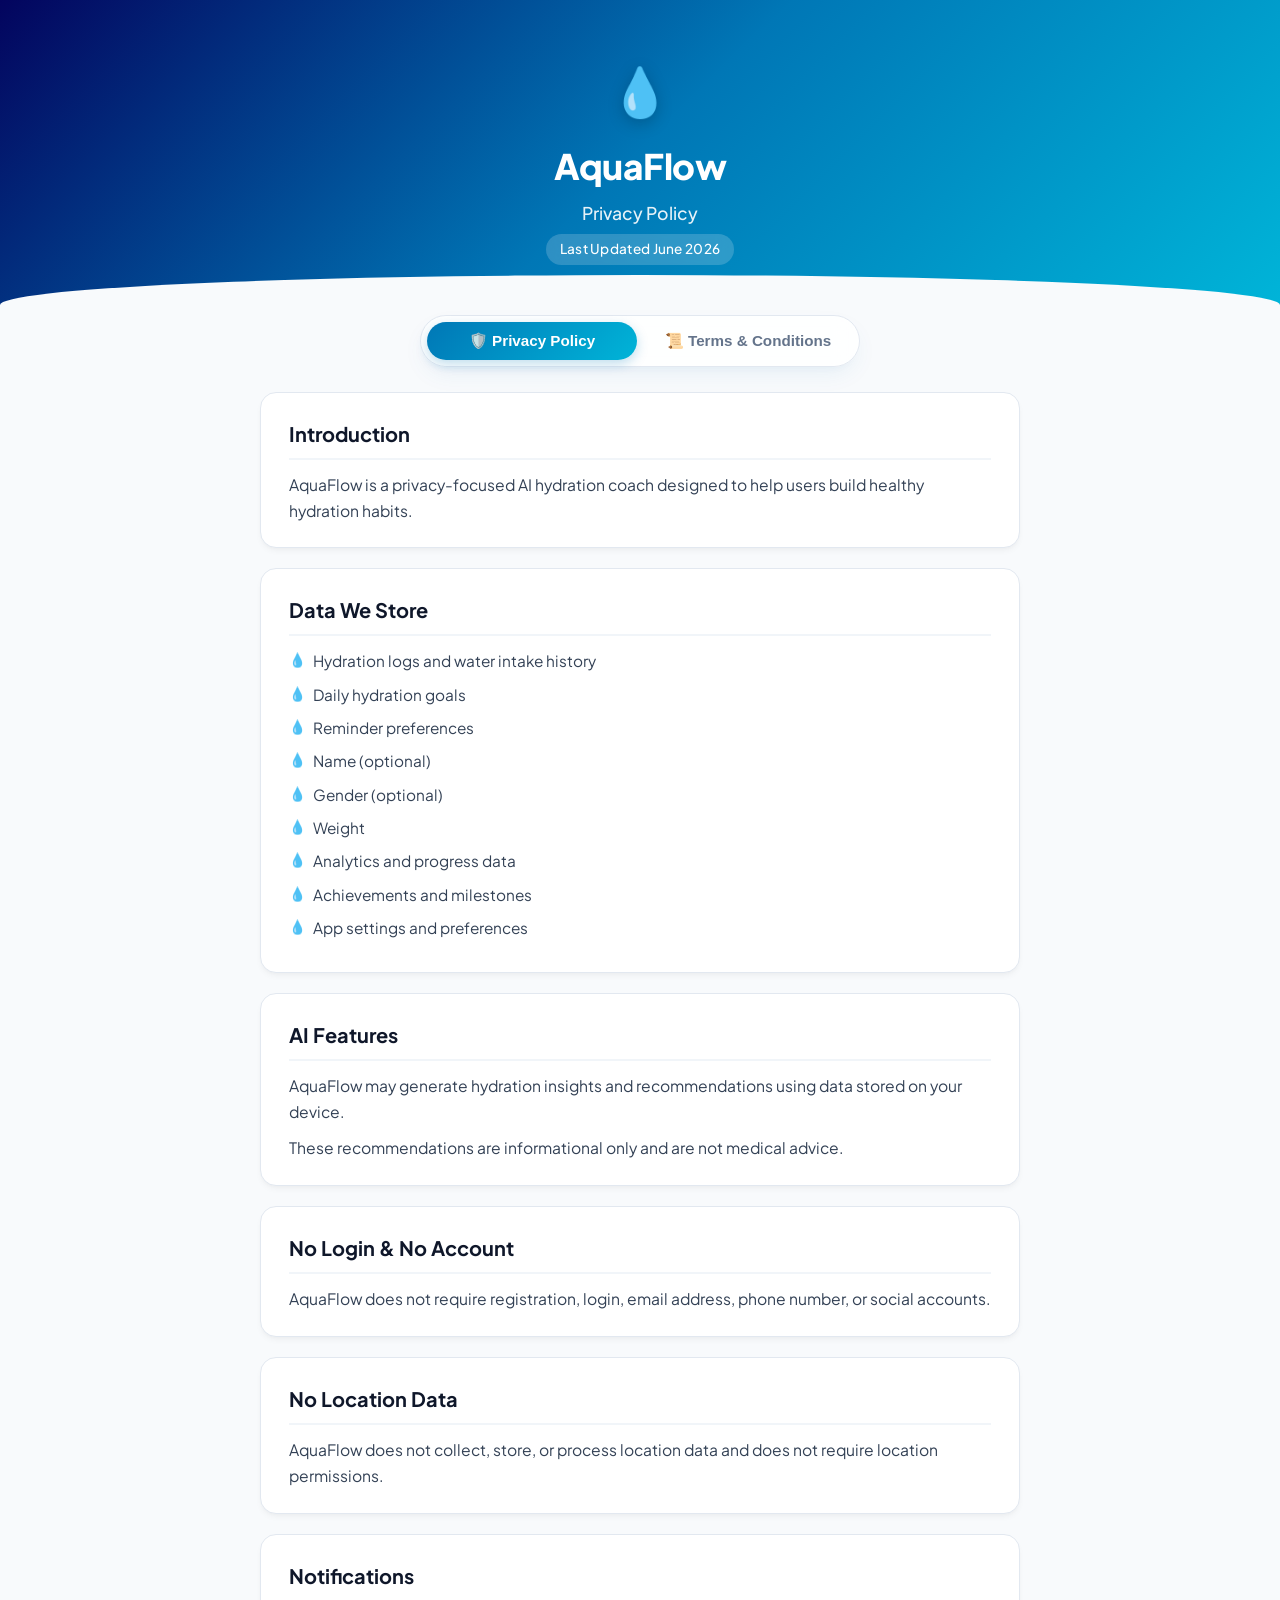
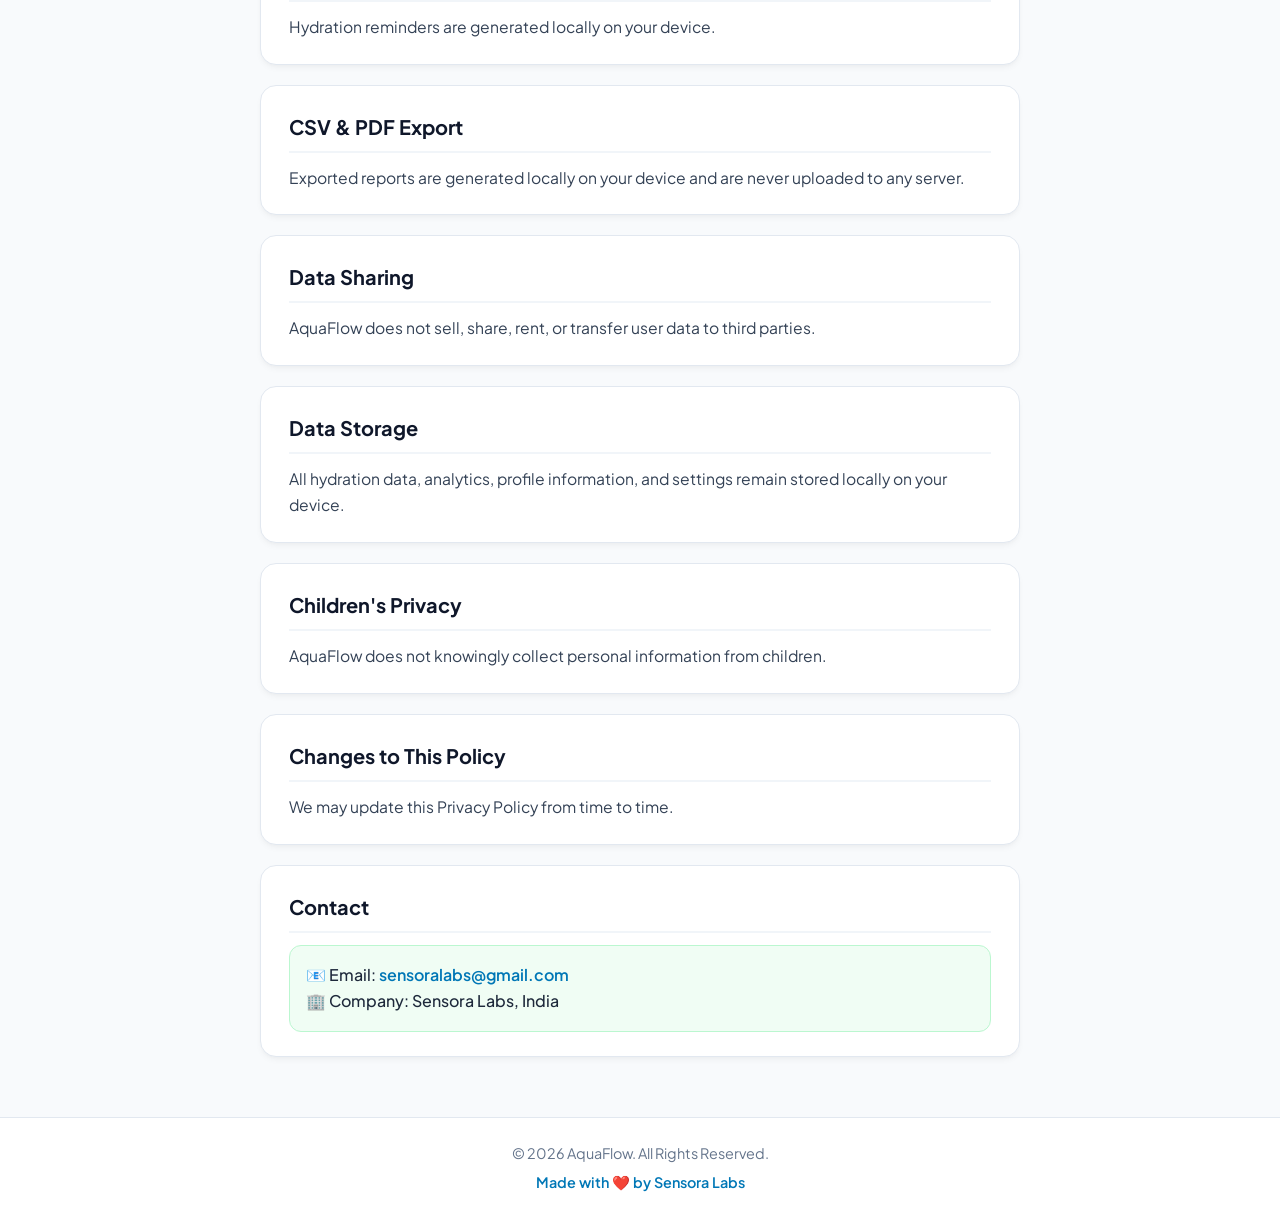
<file: index.html>
<!DOCTYPE html>
<html lang="en">
<head>
  <meta charset="UTF-8">
  <meta name="viewport" content="width=device-width, initial-scale=1.0">
  <title>AquaFlow - Legal & Policies</title>
  <link rel="preconnect" href="https://fonts.googleapis.com">
  <link rel="preconnect" href="https://fonts.gstatic.com" crossorigin>
  <link href="https://fonts.googleapis.com/css2?family=Plus+Jakarta+Sans:wght@400;500;600;700;800&display=swap" rel="stylesheet">
  <style>
    :root {
      --primary: #00b4d8;
      --primary-dark: #0077b6;
      --primary-light: #90e0ef;
      --bg: #f8fafc;
      --card-bg: #ffffff;
      --text: #1e293b;
      --text-muted: #64748b;
      --border: #e2e8f0;
      --nav-bg: rgba(255, 255, 255, 0.85);
      --shadow: 0 10px 25px -5px rgba(0, 119, 182, 0.08), 0 8px 10px -6px rgba(0, 119, 182, 0.04);
      --card-shadow: 0 4px 6px -1px rgba(0, 0, 0, 0.04), 0 2px 4px -2px rgba(0, 0, 0, 0.03);
    }

    * {
      box-sizing: border-box;
      margin: 0;
      padding: 0;
    }

    body {
      font-family: 'Plus Jakarta Sans', -apple-system, BlinkMacSystemFont, sans-serif;
      background-color: var(--bg);
      color: var(--text);
      line-height: 1.65;
      min-height: 100vh;
      display: flex;
      flex-direction: column;
    }

    header {
      background: linear-gradient(135deg, #03045e, #0077b6, #00b4d8);
      color: white;
      text-align: center;
      padding: 50px 20px 40px;
      position: relative;
      overflow: hidden;
    }

    header::after {
      content: "";
      position: absolute;
      bottom: -30px;
      left: 0;
      right: 0;
      height: 60px;
      background: var(--bg);
      border-radius: 50% 50% 0 0;
    }

    .logo {
      font-size: 3rem;
      margin-bottom: 8px;
      display: inline-block;
      filter: drop-shadow(0 4px 8px rgba(0,0,0,0.2));
      animation: float 3s ease-in-out infinite;
    }

    @keyframes float {
      0%, 100% { transform: translateY(0); }
      50% { transform: translateY(-6px); }
    }

    h1 {
      font-size: 2.2rem;
      font-weight: 800;
      letter-spacing: -0.5px;
      margin-bottom: 4px;
    }

    .subtitle {
      font-size: 1.1rem;
      font-weight: 500;
      opacity: 0.9;
      margin-bottom: 6px;
    }

    .updated {
      font-size: 0.85rem;
      display: inline-block;
      background: rgba(255, 255, 255, 0.18);
      backdrop-filter: blur(8px);
      padding: 4px 14px;
      border-radius: 20px;
      font-weight: 500;
      letter-spacing: 0.3px;
    }

    .nav-wrapper {
      position: sticky;
      top: 16px;
      z-index: 100;
      display: flex;
      justify-content: center;
      padding: 0 16px;
      margin-top: 10px;
      margin-bottom: 25px;
    }

    .nav {
      display: flex;
      background: var(--nav-bg);
      backdrop-filter: blur(12px);
      padding: 6px;
      border-radius: 50px;
      border: 1px solid var(--border);
      box-shadow: var(--shadow);
      gap: 6px;
      max-width: 440px;
      width: 100%;
    }

    .nav-btn {
      flex: 1;
      text-align: center;
      padding: 10px 18px;
      font-size: 0.95rem;
      font-weight: 600;
      color: var(--text-muted);
      border: none;
      background: transparent;
      border-radius: 40px;
      cursor: pointer;
      transition: all 0.25s ease;
      text-decoration: none;
      display: flex;
      align-items: center;
      justify-content: center;
      gap: 6px;
    }

    .nav-btn:hover {
      color: var(--primary-dark);
    }

    .nav-btn.active {
      background: linear-gradient(135deg, var(--primary-dark), var(--primary));
      color: white;
      box-shadow: 0 4px 12px rgba(0, 119, 182, 0.25);
    }

    main {
      max-width: 800px;
      width: 100%;
      margin: 0 auto;
      padding: 0 20px 40px;
      flex: 1;
    }

    .tab-content {
      display: none;
      opacity: 0;
      transform: translateY(10px);
      transition: opacity 0.3s ease, transform 0.3s ease;
    }

    .tab-content.active {
      display: block;
      opacity: 1;
      transform: translateY(0);
    }

    .card {
      background: var(--card-bg);
      border-radius: 16px;
      padding: 24px 28px;
      margin-bottom: 20px;
      border: 1px solid var(--border);
      box-shadow: var(--card-shadow);
      transition: transform 0.2s ease, box-shadow 0.2s ease;
    }

    .card:hover {
      transform: translateY(-2px);
      box-shadow: 0 8px 16px -2px rgba(0, 0, 0, 0.06);
    }

    .card h2 {
      font-size: 1.25rem;
      font-weight: 700;
      color: #0f172a;
      margin-bottom: 12px;
      display: flex;
      align-items: center;
      gap: 8px;
      border-bottom: 2px solid #f1f5f9;
      padding-bottom: 8px;
    }

    .card p {
      color: #334155;
      font-size: 0.98rem;
      margin-bottom: 10px;
    }

    .card p:last-child {
      margin-bottom: 0;
    }

    .card ul {
      list-style-type: none;
      margin-top: 10px;
    }

    .card ul li {
      position: relative;
      padding-left: 24px;
      margin-bottom: 8px;
      color: #334155;
      font-size: 0.96rem;
    }

    .card ul li::before {
      content: "💧";
      position: absolute;
      left: 0;
      font-size: 0.85rem;
      top: 1px;
    }

    .contact-box {
      background: #f0fdf4;
      border: 1px solid #bbf7d0;
      border-radius: 12px;
      padding: 16px;
      margin-top: 10px;
      font-weight: 500;
    }

    .contact-box a {
      color: var(--primary-dark);
      text-decoration: none;
      font-weight: 600;
    }

    .contact-box a:hover {
      text-decoration: underline;
    }

    footer {
      background: #ffffff;
      border-top: 1px solid var(--border);
      text-align: center;
      padding: 24px 16px;
      font-size: 0.9rem;
      color: var(--text-muted);
      margin-top: auto;
    }

    .footer-brand {
      margin-top: 6px;
      font-weight: 600;
      color: var(--primary-dark);
    }

    @media (max-width: 600px) {
      header {
        padding: 35px 16px 30px;
      }
      h1 {
        font-size: 1.8rem;
      }
      .card {
        padding: 18px 20px;
      }
      .nav-btn {
        padding: 8px 12px;
        font-size: 0.88rem;
      }
    }
  </style>
</head>

<body>

<header>
  <div class="logo">💧</div>
  <h1>AquaFlow</h1>
  <div class="subtitle" id="header-subtitle">Privacy Policy</div>
  <div class="updated" id="header-updated">Last Updated June 2026</div>
</header>

<div class="nav-wrapper">
  <nav class="nav">
    <button class="nav-btn active" id="btn-privacy" onclick="showTab('privacy')">
      🛡️ Privacy Policy
    </button>
    <button class="nav-btn" id="btn-terms" onclick="showTab('terms')">
      📜 Terms & Conditions
    </button>
  </nav>
</div>

<main>
  <!-- PRIVACY POLICY SECTION -->
  <section id="tab-privacy" class="tab-content active">
    <div class="card">
      <h2>Introduction</h2>
      <p>AquaFlow is a privacy-focused AI hydration coach designed to help users build healthy hydration habits.</p>
    </div>

    <div class="card">
      <h2>Data We Store</h2>
      <ul>
        <li>Hydration logs and water intake history</li>
        <li>Daily hydration goals</li>
        <li>Reminder preferences</li>
        <li>Name (optional)</li>
        <li>Gender (optional)</li>
        <li>Weight</li>
        <li>Analytics and progress data</li>
        <li>Achievements and milestones</li>
        <li>App settings and preferences</li>
      </ul>
    </div>

    <div class="card">
      <h2>AI Features</h2>
      <p>AquaFlow may generate hydration insights and recommendations using data stored on your device.</p>
      <p>These recommendations are informational only and are not medical advice.</p>
    </div>

    <div class="card">
      <h2>No Login & No Account</h2>
      <p>AquaFlow does not require registration, login, email address, phone number, or social accounts.</p>
    </div>

    <div class="card">
      <h2>No Location Data</h2>
      <p>AquaFlow does not collect, store, or process location data and does not require location permissions.</p>
    </div>

    <div class="card">
      <h2>Notifications</h2>
      <p>Hydration reminders are generated locally on your device.</p>
    </div>

    <div class="card">
      <h2>CSV & PDF Export</h2>
      <p>Exported reports are generated locally on your device and are never uploaded to any server.</p>
    </div>

    <div class="card">
      <h2>Data Sharing</h2>
      <p>AquaFlow does not sell, share, rent, or transfer user data to third parties.</p>
    </div>

    <div class="card">
      <h2>Data Storage</h2>
      <p>All hydration data, analytics, profile information, and settings remain stored locally on your device.</p>
    </div>

    <div class="card">
      <h2>Children's Privacy</h2>
      <p>AquaFlow does not knowingly collect personal information from children.</p>
    </div>

    <div class="card">
      <h2>Changes to This Policy</h2>
      <p>We may update this Privacy Policy from time to time.</p>
    </div>

    <div class="card">
      <h2>Contact</h2>
      <div class="contact-box">
        📧 Email: <a href="mailto:sensoralabs@gmail.com">sensoralabs@gmail.com</a><br>
        🏢 Company: Sensora Labs, India
      </div>
    </div>
  </section>

  <!-- TERMS & CONDITIONS SECTION -->
  <section id="tab-terms" class="tab-content">
    <div class="card">
      <h2>Acceptance of Terms</h2>
      <p>By using AquaFlow, you agree to these Terms & Conditions.</p>
    </div>

    <div class="card">
      <h2>App Purpose</h2>
      <p>AquaFlow is an AI-powered hydration tracking and coaching application.</p>
      <ul>
        <li>Track water intake</li>
        <li>Monitor hydration goals</li>
        <li>View analytics and growth</li>
        <li>Receive AI insights</li>
        <li>Export hydration reports</li>
      </ul>
    </div>

    <div class="card">
      <h2>AI Coach & Recommendations</h2>
      <p>AquaFlow may provide AI-generated hydration recommendations and behavioral insights.</p>
      <p>These recommendations are informational only and should not be considered medical advice.</p>
    </div>

    <div class="card">
      <h2>Health Disclaimer</h2>
      <p>AquaFlow is not a medical device and does not diagnose, treat, cure, or prevent disease.</p>
    </div>

    <div class="card">
      <h2>User Profile Information</h2>
      <p>Users may provide optional profile information such as name, gender, weight, and hydration goals.</p>
    </div>

    <div class="card">
      <h2>Data Storage</h2>
      <p>All data is stored locally on the user's device.</p>
      <p>AquaFlow cannot guarantee recovery of data after device failure, reset, or deletion.</p>
    </div>

    <div class="card">
      <h2>CSV & PDF Reports</h2>
      <p>Users are responsible for securing exported reports generated by the application.</p>
    </div>

    <div class="card">
      <h2>Acceptable Use</h2>
      <ul>
        <li>Use AquaFlow lawfully.</li>
        <li>Do not misuse or reverse engineer the application.</li>
        <li>Do not interfere with normal application functionality.</li>
      </ul>
    </div>

    <div class="card">
      <h2>Limitation of Liability</h2>
      <p>Sensora Labs and AquaFlow shall not be liable for damages arising from use of the application.</p>
    </div>

    <div class="card">
      <h2>Changes to Terms</h2>
      <p>These Terms & Conditions may be updated periodically.</p>
    </div>

    <div class="card">
      <h2>Contact</h2>
      <div class="contact-box">
        📧 Email: <a href="mailto:sensoralabs@gmail.com">sensoralabs@gmail.com</a><br>
        🏢 Company: Sensora Labs, India
      </div>
    </div>
  </section>
</main>

<footer>
  © 2026 AquaFlow. All Rights Reserved.
  <div class="footer-brand">Made with ❤️ by Sensora Labs</div>
</footer>

<script>
  function showTab(tabName) {
    const privacyTab = document.getElementById('tab-privacy');
    const termsTab = document.getElementById('tab-terms');
    const privacyBtn = document.getElementById('btn-privacy');
    const termsBtn = document.getElementById('btn-terms');
    const subtitle = document.getElementById('header-subtitle');
    const updated = document.getElementById('header-updated');

    if (tabName === 'privacy') {
      privacyTab.classList.add('active');
      termsTab.classList.remove('active');
      privacyBtn.classList.add('active');
      termsBtn.classList.remove('active');
      subtitle.innerText = "Privacy Policy";
      updated.innerText = "Last Updated June 2026";
      window.location.hash = "privacy";
    } else {
      termsTab.classList.add('active');
      privacyTab.classList.remove('active');
      termsBtn.classList.add('active');
      privacyBtn.classList.remove('active');
      subtitle.innerText = "Terms & Conditions";
      updated.innerText = "Effective June 2026";
      window.location.hash = "terms";
    }
  }

  // URL hash check (#terms ya #privacy)
  window.addEventListener('DOMContentLoaded', () => {
    if (window.location.hash === '#terms') {
      showTab('terms');
    } else {
      showTab('privacy');
    }
  });
</script>

</body>
</html>
</file>
